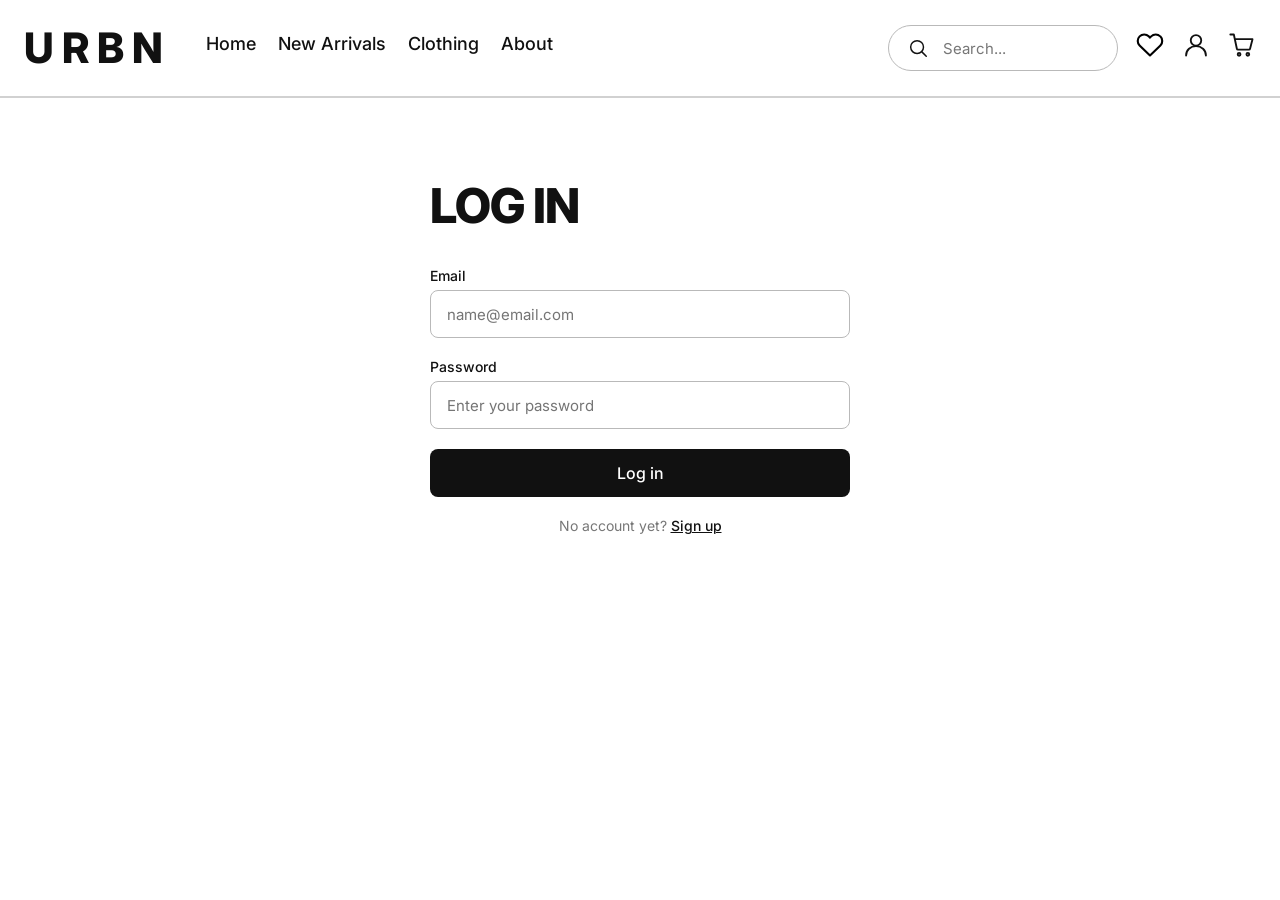
<file: pages/account.html>
<!DOCTYPE html>
<html lang="en">

<head>
  <meta charset="UTF-8">
  <meta name="viewport" content="width=device-width, initial-scale=1.0">
  <title>URBN | Account</title>

  <!-- Font: Inter -->
  <link rel="preconnect" href="https://fonts.googleapis.com">
  <link rel="preconnect" href="https://fonts.gstatic.com" crossorigin>
  <link href="https://fonts.googleapis.com/css2?family=Inter:wght@400;500;800&display=swap" rel="stylesheet">

  <link rel="stylesheet" href="../css/style.css">
</head>

<body class="account-page">

  <!-- ================= HEADER ================= -->
  <header class="header">

    <a href="../HCIPROJECT.html#home" class="logo">URBN</a>

    <nav class="nav" aria-label="Main">
      <a href="../HCIPROJECT.html#home" class="nav-link">Home</a>
      <a href="../HCIPROJECT.html#newarrivals" class="nav-link">New Arrivals</a>
      <a href="../HCIPROJECT.html#clothing" class="nav-link">Clothing</a>
      <a href="../HCIPROJECT.html#about" class="nav-link">About</a>
    </nav>

    <div class="header-actions">
      <form class="search" role="search" action="../HCIPROJECT.html" method="get">
        <img src="../assets/icons/search.svg" alt="" class="icon search-icon">
        <input type="search" name="q" class="search-input" placeholder="Search..." aria-label="Search products">
        <ul class="suggestions" hidden></ul>
      </form>
      <a href="wishlist.html" class="icon-btn" aria-label="Wishlist">
        <img src="../assets/icons/heart.svg" alt="" class="icon">
      </a>
      <a href="account.html" class="icon-btn" aria-label="Account" aria-current="page">
        <img src="../assets/icons/user.svg" alt="" class="icon">
      </a>
      <a href="cart.html" class="icon-btn" aria-label="Cart">
        <img src="../assets/icons/cart.svg" alt="" class="icon">
      </a>
    </div>

  </header>


  <!-- ================= ACCOUNT ================= -->
  <main class="account">

    <!-- Log in form -->
    <form class="account-form" id="login-form">
      <h1 class="account-title">LOG IN</h1>

      <label for="login-email">Email</label>
      <input type="email" id="login-email" placeholder="name@email.com" required>

      <label for="login-password">Password</label>
      <input type="password" id="login-password" placeholder="Enter your password" required>

      <button type="submit" class="account-btn">Log in</button>

      <p class="account-switch">
        No account yet? <a href="#" id="show-signup">Sign up</a>
      </p>
    </form>

    <!-- Sign up form (hidden until "Sign up" is clicked) -->
    <form class="account-form" id="signup-form" hidden>
      <h1 class="account-title">SIGN UP</h1>

      <div class="name-row">
        <div>
          <label for="signup-first">First name</label>
          <input type="text" id="signup-first" placeholder="Joshua" required>
        </div>
        <div>
          <label for="signup-last">Last name</label>
          <input type="text" id="signup-last" placeholder="Garcia" required>
        </div>
      </div>

      <label for="signup-email">Email</label>
      <input type="email" id="signup-email" placeholder="name@email.com" required>

      <label for="signup-phone">Contact number</label>
      <input type="tel" id="signup-phone" placeholder="09123456789" pattern="09[0-9]{9}"
        title="Enter an 11-digit number starting with 09" required>

      <label for="signup-password">Password</label>
      <input type="password" id="signup-password" placeholder="Create a password" minlength="6" required>

      <button type="submit" class="account-btn">Create account</button>

      <p class="account-switch">
        Already have an account? <a href="#" id="show-login">Log in</a>
      </p>
    </form>

    <!-- Shown instead of the forms when someone is logged in -->
    <section class="account-dashboard" id="welcome" hidden>
      <div class="account-dashboard-heading">
        <div>
          <p class="account-eyebrow">YOUR URBN ACCOUNT</p>
          <h1 class="account-title" id="welcome-title">WELCOME</h1>
          <p class="account-subtitle" id="welcome-name"></p>
        </div>
        <a class="account-text-link" href="../HCIPROJECT.html#newarrivals">Continue shopping</a>
      </div>

      <div class="account-dashboard-grid">
        <section class="account-card profile-card" aria-labelledby="profile-title">
          <div class="account-card-heading">
            <div>
              <p class="account-eyebrow">ACCOUNT DETAILS</p>
              <h2 id="profile-title">Your profile</h2>
            </div>
            <button type="button" class="account-outline-btn" id="edit-profile">Edit</button>
          </div>

          <div id="profile-details">
            <p class="profile-name" id="profile-name"></p>
            <p class="profile-detail" id="profile-email"></p>
            <p class="profile-detail" id="profile-phone"></p>
          </div>

          <form id="profile-form" hidden>
            <div class="name-row">
              <div>
                <label for="profile-first">First name</label>
                <input type="text" id="profile-first" required>
              </div>
              <div>
                <label for="profile-last">Last name</label>
                <input type="text" id="profile-last" required>
              </div>
            </div>
            <label for="profile-phone-input">Contact number</label>
            <input type="tel" id="profile-phone-input" pattern="09[0-9]{9}"
              title="Enter an 11-digit number starting with 09" required>
            <div class="profile-form-actions">
              <button type="submit" class="account-btn">Save changes</button>
              <button type="button" class="account-outline-btn" id="cancel-profile">Cancel</button>
            </div>
          </form>

          <p class="account-message" id="profile-message" role="status" aria-live="polite"></p>
          <a class="account-secondary-link" href="cart.html">View your cart</a>
        </section>

        <section class="account-card orders-card" aria-labelledby="orders-title">
          <div class="account-card-heading">
            <div>
              <p class="account-eyebrow">THE LATEST FROM URBN</p>
              <h2 id="orders-title">Your orders</h2>
            </div>
            <span class="order-count" id="order-count">0 orders</span>
          </div>
          <div id="order-list" class="order-list"></div>
        </section>
      </div>

      <div class="account-logout-row">
        <span>Shopping with URBN is better with you.</span>
        <button type="button" class="account-text-link" id="logout">Log out</button>
      </div>
    </section>

  </main>

  <script src="../js/store.js"></script>
  <script src="../js/cart.js"></script>
  <script src="../js/search.js"></script>
  <script src="../js/account.js"></script>
</body>

</html>
</file>
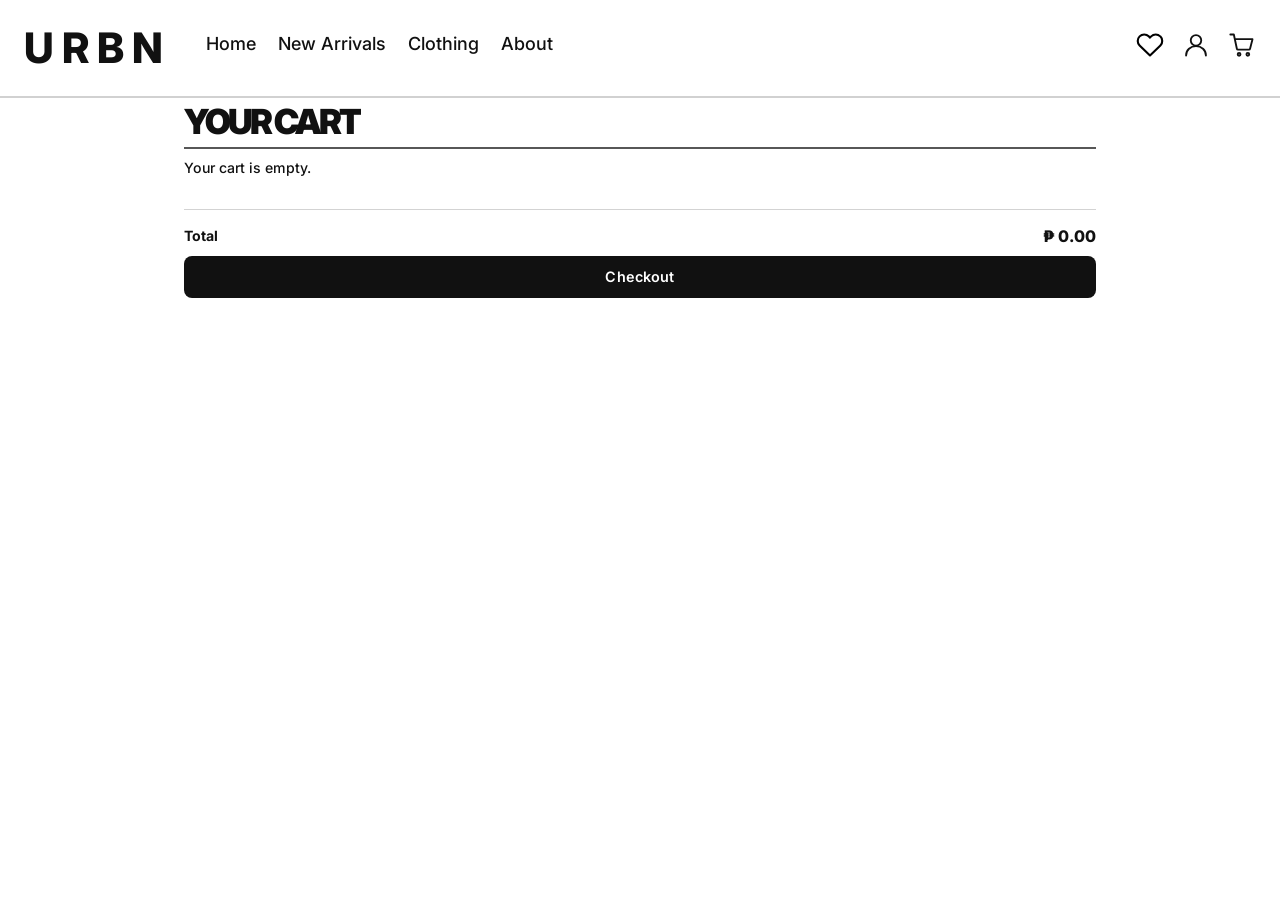
<file: pages/cart.html>
<!DOCTYPE html>
<html lang="en">

<head>
    <meta charset="UTF-8">
    <meta name="viewport" content="width=device-width, initial-scale=1.0">
    <title>URBN | Cart</title>

    <!-- Font: Inter -->
    <link rel="preconnect" href="https://fonts.googleapis.com">
    <link rel="preconnect" href="https://fonts.gstatic.com" crossorigin>
    <link href="https://fonts.googleapis.com/css2?family=Inter:wght@400;500;800&display=swap" rel="stylesheet">

    <link rel="stylesheet" href="../css/style.css">
</head>

<!-- account-page is reused here so the nav links get the hover underline -->

<body class="account-page">

    <!-- ================= HEADER ================= -->
    <header class="header">

        <a href="../HCIPROJECT.html#home" class="logo">URBN</a>

        <nav class="nav" aria-label="Main">
            <a href="../HCIPROJECT.html#home" class="nav-link">Home</a>
            <a href="../HCIPROJECT.html#newarrivals" class="nav-link">New Arrivals</a>
            <a href="../HCIPROJECT.html#clothing" class="nav-link">Clothing</a>
            <a href="../HCIPROJECT.html#about" class="nav-link">About</a>
        </nav>

        <div class="header-actions">
            <a href="wishlist.html" class="icon-btn" aria-label="Wishlist">
                <img src="../assets/icons/heart.svg" alt="" class="icon">
            </a>
            <a href="account.html" class="icon-btn" aria-label="Account">
                <img src="../assets/icons/user.svg" alt="" class="icon">
            </a>
            <a href="cart.html" class="icon-btn" aria-label="Cart" aria-current="page">
                <img src="../assets/icons/cart.svg" alt="" class="icon">
            </a>
        </div>

    </header>


    <!-- ================= CART ================= -->
    <main class="cart">
        <h1 class="cart-title">YOUR CART</h1>

        <div class="cart-list-wrap">
            <div id="cart-items"></div>
        </div>

        <div class="cart-footer">
            <span class="cart-total-label">Total</span>
            <strong id="cart-total">₱ 0.00</strong>
        </div>

        <button type="button" class="account-btn" id="checkout">Checkout</button>
        <p class="cart-message" id="cart-message"></p>
    </main>

    <script src="../js/store.js"></script>
    <script src="../js/cart.js"></script>
</body>

</html>
</file>
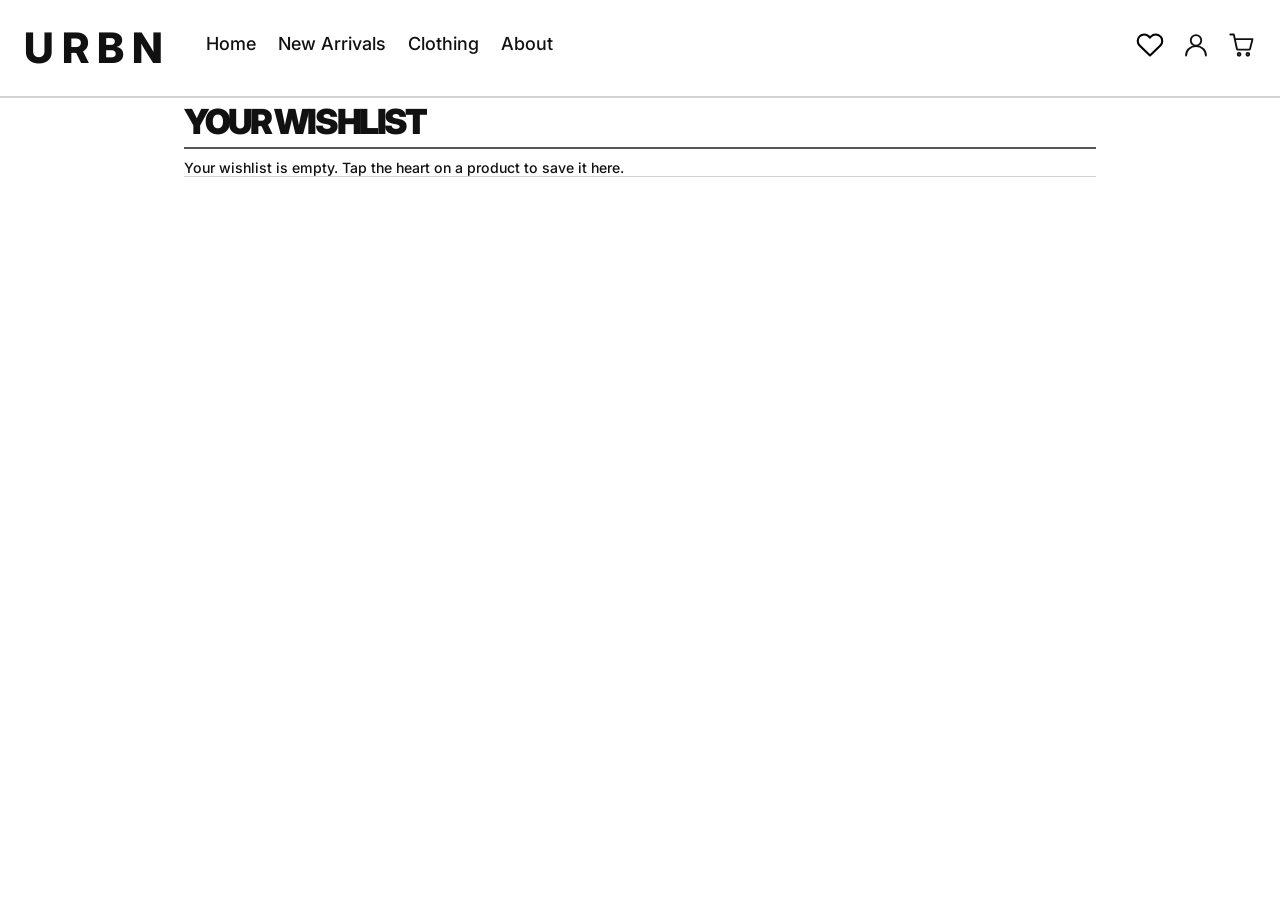
<file: pages/wishlist.html>
<!DOCTYPE html>
<html lang="en">

<head>
  <meta charset="UTF-8">
  <meta name="viewport" content="width=device-width, initial-scale=1.0">
  <title>URBN | Wishlist</title>

  <link rel="preconnect" href="https://fonts.googleapis.com">
  <link rel="preconnect" href="https://fonts.gstatic.com" crossorigin>
  <link href="https://fonts.googleapis.com/css2?family=Inter:wght@400;500;800&display=swap" rel="stylesheet">

  <link rel="stylesheet" href="../css/style.css">
</head>

<body class="account-page">
  <header class="header">
    <a href="../HCIPROJECT.html#home" class="logo">URBN</a>

    <nav class="nav" aria-label="Main">
      <a href="../HCIPROJECT.html#home" class="nav-link">Home</a>
      <a href="../HCIPROJECT.html#newarrivals" class="nav-link">New Arrivals</a>
      <a href="../HCIPROJECT.html#clothing" class="nav-link">Clothing</a>
      <a href="../HCIPROJECT.html#about" class="nav-link">About</a>
    </nav>

    <div class="header-actions">
      <a href="wishlist.html" class="icon-btn" aria-label="Wishlist" aria-current="page">
        <img src="../assets/icons/heart.svg" alt="" class="icon">
      </a>
      <a href="account.html" class="icon-btn" aria-label="Account">
        <img src="../assets/icons/user.svg" alt="" class="icon">
      </a>
      <a href="cart.html" class="icon-btn" aria-label="Cart">
        <img src="../assets/icons/cart.svg" alt="" class="icon">
      </a>
    </div>
  </header>

  <main class="cart">
    <h1 class="cart-title">YOUR WISHLIST</h1>
    <div class="cart-list-wrap">
      <div id="wishlist-items"></div>
    </div>
  </main>

  <script src="../js/store.js"></script>
  <script src="../js/cart.js"></script>
  <script src="../js/wishlist.js"></script>
</body>

</html>
</file>
<file: css/style.css>
/* URBN - style.css */

/* ---------- Colors, font, spacing ---------- */
:root {
  --color-text: #111111;
  --color-bg: #ffffff;
  --color-border: #b9b9b9;
  --color-muted: #777777;

  --font-main: "Inter", Arial, sans-serif;

  --page-padding: 56px;
}


/* ---------- Basics ---------- */
* {
  margin: 0;
  padding: 0;
  box-sizing: border-box;
}

html {
  scroll-behavior: smooth;
}

body {
  font-family: var(--font-main);
  color: var(--color-text);
  background: var(--color-bg);
}

a {
  color: inherit;
  text-decoration: none;
}

a:focus-visible {
  outline: 2px solid var(--color-text);
  outline-offset: 4px;
}


/* ---------- Header ---------- */
.header {
  position: sticky;
  top: 0;
  z-index: 100;
  display: flex;
  align-items: center;
  height: 96px;
  padding: 0 var(--page-padding);
  background: var(--color-bg);
  box-shadow: 0 2px 0 #d1d1d1;
}

.logo {
  padding-left: 0;
  font-size: 48px;
  font-weight: 800;
  letter-spacing: 0.18em;
  line-height: 1;
}


/* ---------- Navigation ---------- */
.nav {
  position: relative;
  display: flex;
  gap: clamp(20px, 3vw, 44px);
  margin-left: clamp(24px, 5vw, 72px);
  padding-bottom: 4px;
}

/* The moving underline (backend.js sets its position and width) */
.nav::after {
  content: "";
  position: absolute;
  bottom: 0;
  left: var(--active-nav-left, 0px);
  width: var(--active-nav-width, 0px);
  height: 2px;
  background: var(--color-text);
  transition: left 0.3s ease, width 0.3s ease;
}

.nav-link {
  padding-bottom: 4px;
  font-size: 18px;
  font-weight: 500;
  white-space: nowrap;
}

.category-page .nav-link {
  border-bottom: 2px solid transparent;
  transition: border-color 0.2s;
}

.category-page .nav-link:hover,
.category-page .nav-link.active {
  border-bottom-color: var(--color-text);
}

/* Account page: no moving underline, so underline on hover */
.account-page .nav-link {
  border-bottom: 2px solid transparent;
  transition: border-color 0.2s;
}

.account-page .nav-link:hover {
  border-bottom-color: var(--color-text);
}


/* ---------- Search, account, cart ---------- */
.header-actions {
  display: flex;
  align-items: center;
  gap: clamp(16px, 2vw, 28px);
  margin-left: auto;
  padding-right: 0;
}

.search {
  position: relative;
  display: flex;
  align-items: center;
  gap: 14px;
  width: clamp(180px, 24vw, 320px);
  height: 46px;
  padding: 0 18px;
  border: 1px solid var(--color-border);
  border-radius: 999px;
}

.search:focus-within {
  border-color: var(--color-text);
}

.search-input {
  flex: 1;
  min-width: 0;
  border: none;
  outline: none;
  background: transparent;
  font-family: inherit;
  font-size: 15px;
  color: var(--color-text);
}

.search-input::placeholder {
  color: var(--color-muted);
}

.icon {
  display: block;
  width: 28px;
  height: 28px;
}

.search-icon {
  width: 22px;
  height: 22px;
  flex-shrink: 0;
}

.search-submit {
  display: flex;
  align-items: center;
  justify-content: center;
  padding: 0;
  border: 0;
  background: transparent;
  cursor: pointer;
}

.search-submit:focus-visible {
  outline: 2px solid var(--color-text);
  outline-offset: 3px;
}

.search-status {
  margin: 0 0 20px;
  color: var(--color-muted);
}

/* Account and cart icons (underline shows on hover) */
.icon-btn {
  display: flex;
  align-items: center;
  padding-bottom: 4px;
  border-bottom: 2px solid transparent;
  transition: border-color 0.2s;
}

.icon-btn:hover {
  border-bottom-color: var(--color-text);
}


/* ---------- Search suggestions ---------- */
.suggestions {
  position: absolute;
  top: calc(100% + 6px);
  left: 0;
  right: 0;
  z-index: 10;
  list-style: none;
  background: #fff;
  border: 1px solid #ccc;
  border-radius: 16px;
  max-height: 360px;
  overflow-y: auto;
}

.suggestions li+li {
  border-top: 1px solid #eee;
}

.suggestion-item {
  display: flex;
  align-items: center;
  gap: 12px;
  width: 100%;
  padding: 8px 12px;
  border: 0;
  background: #fff;
  color: inherit;
  font: inherit;
  text-align: left;
  cursor: pointer;
}

.suggestion-item:hover,
.suggestion-item:focus-visible {
  background: #f2f2f2;
}

.suggestion-item img {
  width: 44px;
  height: 44px;
  border-radius: 6px;
  object-fit: cover;
}

.suggestion-details {
  display: flex;
  flex-direction: column;
  gap: 3px;
}

.suggestion-name {
  font-size: 14px;
}

.suggestion-price {
  color: var(--color-muted);
  font-size: 13px;
}


/* ---------- Boxes (banner and cards) ---------- */
.main {
  padding: 40px var(--page-padding);
}

.box {
  position: relative;
  background: #d4d5d5;
  overflow: hidden;
}

.box img {
  position: absolute;
  inset: 0;
  width: 100%;
  height: 100%;
  object-fit: cover;
}

.box-text {
  position: relative;
  z-index: 1;
  padding: 70px 0 0 130px;
  color: #fff;
  text-shadow: 0 2px 10px rgba(0, 0, 0, 0.5);
}

.box-label {
  font-size: 16px;
  font-weight: 700;
  letter-spacing: 0.1em;
}

.box-title {
  font-size: 72px;
  font-weight: 800;
  letter-spacing: 0.15em;
  line-height: 1;
}

.box-sub {
  font-size: 18px;
  color: #e6e6e6;
}

.cards {
  display: grid;
  grid-template-columns: repeat(3, 1fr);
  gap: 14px;
  margin-top: 24px;
}

.card {
  height: 430px;
}


/* ---------- Hero banner slider ---------- */
.hero {
  height: 420px;
  /* banner height */
}

.slide {
  position: absolute;
  inset: 0;
  display: flex;
  flex-direction: column;
  justify-content: center;
  padding-left: 160px;
  /* text distance from the left */
  opacity: 0;
  transition: opacity 0.6s;
  /* fade speed */
}

.slide.active {
  opacity: 1;
}

/* Dark shade behind the text */
.slide::after {
  content: "";
  position: absolute;
  inset: 0;
  background: linear-gradient(90deg, rgba(0, 0, 0, 0.65) 0%, rgba(0, 0, 0, 0) 60%);
}

.dots {
  position: absolute;
  bottom: 20px;
  left: 50%;
  transform: translateX(-50%);
  z-index: 2;
  display: flex;
  gap: 10px;
}

.dot {
  width: 12px;
  height: 12px;
  border-radius: 50%;
  border: 2px solid #fff;
  background: transparent;
  cursor: pointer;
}

.dot.active {
  background: #fff;
  /* filled dot = current slide */
}


/* ---------- Section titles ---------- */
.section-title {
  display: table;
  margin-bottom: 24px;
  font-size: 48px;
  font-weight: 800;
  letter-spacing: -0.02em;
  text-shadow: 2px 3px 5px rgba(0, 0, 0, 0.25);
  opacity: 0;
  transform: translateY(14px);
  transition: opacity 0.7s ease, transform 0.7s ease;
}

.section-title.is-visible {
  opacity: 1;
  transform: none;
}

/* Line under the title */
.section-title::after {
  content: "";
  display: block;
  height: 3px;
  margin-top: 10px;
  background: linear-gradient(90deg, #111111, transparent);
  transform-origin: left;
  animation: line-in 1s ease-out;
}

@keyframes line-in {
  from {
    transform: scaleX(0);
  }

  to {
    transform: scaleX(1);
  }
}


/* ---------- New Arrivals ---------- */
.new-arrivals {
  margin-top: 56px;
  scroll-margin-top: 112px;
}

.category-page-content {
  margin: 40px var(--page-padding) 0;
}

.category-page .section-title {
  width: fit-content;
  margin: 0 auto 44px;
  text-align: center;
  opacity: 1;
  transform: none;
}

.category-page .section-title::after {
  background: linear-gradient(90deg, transparent, #111111, transparent);
  transform: none;
  animation: none;
}

.category-scroll-label {
  position: fixed;
  top: 96px;
  left: 0;
  z-index: 90;
  width: 100%;
  padding: 10px 20px;
  color: #fff;
  background: var(--color-text);
  font-size: 15px;
  font-weight: 800;
  letter-spacing: 0.1em;
  text-align: center;
}

.category-scroll-label[hidden] {
  display: none;
}

.empty-products {
  padding: 24px 0 60px;
  color: var(--color-muted);
}

.products {
  display: grid;
  grid-template-columns: repeat(5, minmax(0, 1fr));
  gap: 24px 44px;
  padding-bottom: 60px;
}

.product {
  display: flex;
  flex-direction: column;
  aspect-ratio: 2 / 3;
  background: #d4d5d5;
  cursor: pointer;
}

.product:focus-visible {
  outline: 2px solid var(--color-text);
  outline-offset: 3px;
}

.product[hidden] {
  display: none;
}

.product-image {
  flex: 1;
  min-height: 0;
  padding: 8px;
  background: #dedfdf;
}

.product-image img {
  width: 100%;
  height: 100%;
  object-fit: contain;
}

.product-info {
  display: flex;
  justify-content: space-between;
  align-items: flex-end;
  padding: 0 8px 8px;
  font-size: 15px;
}

.product-price {
  margin-top: 2px;
}

.product-colors {
  display: flex;
  gap: 6px;
  margin-top: 8px;
}

.product-colors span {
  width: 12px;
  height: 12px;
  border-radius: 50%;
}

.product-colors span:nth-child(1) {
  background: #bdbdbd;
}

.product-colors span:nth-child(2) {
  background: #8c8c8c;
}

.product-colors span:nth-child(3) {
  background: #4a4a4a;
}

.add-cart {
  display: flex;
  padding: 4px;
  background: transparent;
  border: 1px solid #999;
  border-radius: 6px;
  cursor: pointer;
}

.add-cart img {
  width: 25px;
  height: 25px;
}

.add-cart:hover {
  background: var(--color-text);
}

.add-cart:hover img {
  filter: invert(1);
}


/* ---------- Clothing ---------- */
.clothing {
  margin: 56px var(--page-padding) 0;
  scroll-margin-top: 112px;
}

/* Dark shade at the bottom of each category box */
.clothing-category::after {
  content: "";
  position: absolute;
  inset: 0;
  background: linear-gradient(transparent, rgba(0, 0, 0, 0.55));
}

.clothing-category .box-text {
  position: absolute;
  inset: auto 0 0;
  padding: 24px;
}

.clothing-category .box-title {
  font-size: 32px;
  letter-spacing: 0.08em;
}


/* ---------- Our Story ---------- */
.our-story {
  margin: 260px var(--page-padding) 0;
  scroll-margin-top: 112px;
}

.our-story .section-title {
  margin: 0 auto 24px;
  text-align: center;
}

.story-panel {
  display: grid;
  grid-template-columns: minmax(0, 1fr) minmax(0, 1fr);
  align-items: end;
  gap: 40px;
  min-height: clamp(520px, 72vh, 820px);
  padding: clamp(28px, 6vw, 80px);
  background: linear-gradient(135deg, #f2f2f0, #d9d9d7);
}

.story-lead {
  max-width: 600px;
  font-size: clamp(36px, 5vw, 68px);
  font-weight: 800;
  line-height: 1.05;
  letter-spacing: -0.04em;
}

.story-copy {
  max-width: 560px;
  font-size: 16px;
  line-height: 1.7;
}

.story-copy p+p {
  margin-top: 60px;
}


/* ---------- Account page ---------- */
.account {
  display: flex;
  justify-content: center;
  padding: 80px var(--page-padding);
}

.account-form {
  width: 100%;
  max-width: 420px;
  /* form width */
}

.account-title {
  margin-bottom: 32px;
  font-size: 48px;
  font-weight: 800;
  letter-spacing: -0.02em;
}

.account-form label {
  display: block;
  margin-bottom: 6px;
  font-size: 14px;
  font-weight: 500;
}

.account-form input {
  width: 100%;
  height: 48px;
  margin-bottom: 20px;
  padding: 0 16px;
  font-family: inherit;
  font-size: 15px;
  border: 1px solid var(--color-border);
  border-radius: 8px;
  outline: none;
}

.account-form input:focus {
  border-color: var(--color-text);
}

/* First and last name side by side */
.name-row {
  display: grid;
  grid-template-columns: 1fr 1fr;
  gap: 16px;
}

.account-btn {
  width: 100%;
  height: 48px;
  font-family: inherit;
  font-size: 16px;
  font-weight: 500;
  color: #fff;
  background: var(--color-text);
  border: none;
  border-radius: 8px;
  cursor: pointer;
}

.account-btn:hover {
  background: #333;
}

.account-switch {
  margin-top: 20px;
  font-size: 14px;
  text-align: center;
  color: var(--color-muted);
}

.account-switch a {
  color: var(--color-text);
  font-weight: 500;
  text-decoration: underline;
}

.account-dashboard {
  width: min(100%, 1080px);
}

.account-dashboard[hidden],
.account-card [hidden] {
  display: none;
}

.account-dashboard-heading,
.account-card-heading,
.account-logout-row,
.profile-form-actions {
  display: flex;
  align-items: center;
  justify-content: space-between;
  gap: 20px;
}

.account-dashboard-heading {
  margin-bottom: 32px;
}

.account-dashboard .account-title {
  margin: 8px 0 6px;
  font-size: clamp(36px, 5vw, 52px);
}

.account-eyebrow {
  color: var(--color-muted);
  font-size: 11px;
  font-weight: 600;
  letter-spacing: 0.12em;
}

.account-subtitle {
  color: var(--color-muted);
  font-size: 14px;
}

.account-text-link,
.account-secondary-link {
  color: var(--color-text);
  font-family: inherit;
  font-size: 14px;
  font-weight: 600;
  text-decoration: underline;
  text-underline-offset: 4px;
}

.account-text-link {
  padding: 8px 0;
  border: 0;
  background: transparent;
  cursor: pointer;
}

.account-dashboard-grid {
  display: grid;
  grid-template-columns: minmax(240px, 0.8fr) minmax(0, 1.6fr);
  align-items: start;
  gap: 20px;
}

.account-card {
  min-width: 0;
  padding: 28px;
  border: 1px solid #e4e4e4;
  border-radius: 12px;
}

.account-card-heading {
  margin-bottom: 24px;
}

.account-card h2 {
  margin-top: 6px;
  font-size: 22px;
  letter-spacing: -0.04em;
}

.account-outline-btn {
  flex: 0 0 auto;
  min-height: 38px;
  padding: 0 16px;
  border: 1px solid #d5d5d5;
  border-radius: 999px;
  background: #fff;
  color: var(--color-text);
  font: inherit;
  font-size: 13px;
  cursor: pointer;
}

.account-outline-btn:hover {
  border-color: var(--color-text);
}

.account-outline-btn:disabled {
  cursor: not-allowed;
  opacity: 0.5;
}

.profile-name {
  margin-bottom: 8px;
  font-size: 17px;
  font-weight: 600;
}

.profile-detail {
  margin-top: 6px;
  color: var(--color-muted);
  font-size: 14px;
  overflow-wrap: anywhere;
}

.account-card form {
  margin-top: 4px;
}

.account-card label {
  display: block;
  margin-bottom: 6px;
  font-size: 13px;
  font-weight: 500;
}

.account-card input {
  width: 100%;
  height: 44px;
  margin-bottom: 16px;
  padding: 0 12px;
  border: 1px solid var(--color-border);
  border-radius: 7px;
  font: inherit;
}

.account-card input:focus {
  border-color: var(--color-text);
  outline: 1px solid var(--color-text);
}

.profile-form-actions {
  align-items: stretch;
}

.profile-form-actions .account-btn {
  flex: 1;
  height: 42px;
  font-size: 14px;
}

.account-message {
  min-height: 18px;
  margin-top: 12px;
  color: #42684b;
  font-size: 12px;
}

.account-secondary-link {
  display: inline-block;
  margin-top: 8px;
}

.order-count {
  flex: 0 0 auto;
  color: var(--color-muted);
  font-size: 13px;
}

.order-list {
  border-top: 1px solid #e8e8e8;
}

.order-empty {
  padding: 24px 0 6px;
  color: var(--color-muted);
  font-size: 14px;
}

.order-row {
  display: flex;
  align-items: flex-start;
  justify-content: space-between;
  gap: 20px;
  padding: 18px 0;
  border-bottom: 1px solid #e8e8e8;
}

.order-info {
  min-width: 0;
}

.order-info h3 {
  margin-bottom: 5px;
  font-size: 14px;
}

.order-info p {
  margin-top: 4px;
  color: var(--color-muted);
  font-size: 12px;
  line-height: 1.5;
}

.order-total {
  flex: 0 0 auto;
  font-size: 14px;
}

.account-logout-row {
  justify-content: flex-end;
  margin-top: 24px;
  color: var(--color-muted);
  font-size: 13px;
}


/* ---------- Cart page ---------- */
.cart {
  width: 100%;
  max-width: 960px;
  margin: 0 auto;
  padding: 10px 24px 30px;
}

.cart-title {
  margin-bottom: 8px;
  font-size: clamp(2.1rem, 2.7vw, 3.2rem);
  font-weight: 900;
  letter-spacing: -0.07em;
  line-height: 0.95;
}

.cart-list-wrap {
  border-top: 2px solid rgba(17, 17, 17, 0.7);
  border-bottom: 1px solid rgba(17, 17, 17, 0.18);
  max-width: 100%;
}

.cart-message,
.cart-empty,
.cart-name,
.cart-price,
.cart-total-label {
  font-size: 0.88rem;
}

.cart-footer {
  display: flex;
  align-items: center;
  justify-content: space-between;
  gap: 10px;
  padding: 10px 0 0;
  margin-top: 6px;
  font-weight: 600;
}

.cart-total-label {
  font-weight: 700;
}

#cart-total {
  font-size: 1rem;
  font-weight: 800;
}

#cart-items {
  flex: 1;
  min-height: 60px;
  padding-top: 0;
  display: flex;
  flex-direction: column;
}

.cart-empty {
  padding: 10px 0 0;
  font-weight: 500;
}

.cart-item {
  display: grid;
  grid-template-columns: 56px minmax(0, 1fr) auto auto;
  gap: 12px;
  align-items: center;
  padding: 10px 0;
  border-bottom: 1px solid rgba(17, 17, 17, 0.12);
}

.cart-image {
  width: 56px;
  height: 56px;
  border-radius: 8px;
  overflow: hidden;
  background: #f1f1f1;
  box-shadow: none;
}

.cart-image img {
  display: block;
  width: 100%;
  height: 100%;
  object-fit: cover;
}

.cart-info {
  display: flex;
  flex-direction: column;
  gap: 3px;
}

.cart-name {
  font-size: 0.92rem;
  font-weight: 700;
}

.cart-price {
  color: rgba(17, 17, 17, 0.72);
}

.cart-qty {
  display: inline-flex;
  align-items: center;
  gap: 8px;
  padding: 4px 7px;
  border: 1px solid rgba(17, 17, 17, 0.18);
  border-radius: 999px;
  background: #f7f7f7;
}

.cart-qty button,
.cart-remove {
  appearance: none;
  border: none;
  background: transparent;
  font: inherit;
  cursor: pointer;
}

.cart-qty button {
  width: 18px;
  height: 18px;
  border-radius: 50%;
  font-size: 1rem;
  line-height: 1;
  color: #111;
}

.cart-qty button:hover,
.cart-remove:hover {
  opacity: 0.7;
}

.cart-qty span {
  min-width: 14px;
  text-align: center;
  font-weight: 600;
}

.cart-remove {
  padding: 0.38rem 0.65rem;
  color: #111;
  border: 1px solid rgba(17, 17, 17, 0.12);
  border-radius: 999px;
  background: transparent;
  transition: all 0.2s ease;
}

#checkout {
  display: block;
  width: 100%;
  height: 42px;
  margin-top: 10px;
  border: none;
  border-radius: 8px;
  font-size: 0.9rem;
  font-weight: 600;
  letter-spacing: 0.01em;
  color: #fff;
  background: #111;
  cursor: pointer;
  transition: transform 0.2s ease, background 0.2s ease;
}

#checkout:hover {
  background: #2a2a2a;
  transform: translateY(-1px);
}

.cart-message {
  min-height: 18px;
  margin-top: 8px;
  font-weight: 500;
  color: #1d1d1d;
}

.cart-count {
  position: absolute;
  top: -8px;
  right: -10px;
  display: none;
  align-items: center;
  justify-content: center;
  min-width: 18px;
  height: 18px;
  padding: 0 4px;
  border-radius: 999px;
  background: #111;
  color: #fff;
  font-size: 10px;
  font-weight: 700;
}

.icon-btn {
  position: relative;
}

@media (min-width: 901px) and (max-width: 1350px) {
  .header {
    padding-right: 24px;
    padding-left: 24px;
  }

  .logo {
    font-size: clamp(34px, 3.4vw, 42px);
  }

  .nav {
    gap: clamp(12px, 1.8vw, 22px);
    margin-left: clamp(16px, 3vw, 36px);
  }

  .header-actions {
    gap: clamp(12px, 1.5vw, 18px);
  }

  .search {
    width: clamp(155px, 20vw, 230px);
  }
}

/* ---------- Product details pop-up ---------- */
.modal[hidden] {
  display: none;
}

.modal {
  position: fixed;
  inset: 0;
  z-index: 200;
  display: grid;
  place-items: center;
  padding: 24px;
}

.modal-backdrop {
  position: absolute;
  inset: 0;
  background: rgba(17, 17, 17, 0.58);
}

.modal-box {
  position: relative;
  display: grid;
  grid-template-columns: minmax(0, 1.2fr) minmax(280px, 0.8fr);
  gap: clamp(24px, 5vw, 64px);
  width: min(100%, 980px);
  max-height: min(720px, calc(100vh - 48px));
  padding: clamp(24px, 4vw, 48px);
  overflow: auto;
  background: #fff;
}

.modal-close {
  position: absolute;
  top: 14px;
  right: 16px;
  z-index: 1;
  width: 36px;
  height: 36px;
  border: 0;
  border-radius: 50%;
  background: #f2f2f2;
  font-size: 24px;
  line-height: 1;
  cursor: pointer;
}

.modal-image {
  display: grid;
  min-height: 360px;
  place-items: center;
  background: #f7f7f7;
}

.modal-image img {
  display: block;
  width: 100%;
  height: 100%;
  max-height: 560px;
  object-fit: contain;
}

.modal-image img[hidden] {
  display: none;
}

.modal-info {
  display: flex;
  flex-direction: column;
  justify-content: center;
  align-items: flex-start;
  padding: 16px 0;
}

.modal-label,
.modal-options legend,
.modal-quantity>span {
  color: var(--color-muted);
  font-size: 0.8rem;
  letter-spacing: 0.08em;
  text-transform: uppercase;
}

.modal-info h2 {
  margin-top: 12px;
  font-size: clamp(1.8rem, 3vw, 2.8rem);
  line-height: 1.08;
  letter-spacing: -0.05em;
}

.modal-price {
  margin-top: 16px;
  font-size: 1.1rem;
}

.modal-note {
  margin-top: 16px;
  color: var(--color-muted);
  font-size: 0.9rem;
  line-height: 1.5;
}

.modal-options {
  width: 100%;
  margin-top: 24px;
  border: 0;
}

.modal-options legend {
  margin-bottom: 10px;
}

.modal-sizes {
  display: flex;
  flex-wrap: wrap;
  gap: 8px;
}

.modal-size {
  min-width: 44px;
  height: 40px;
  padding: 0 12px;
  border: 1px solid #d4d4d4;
  border-radius: 999px;
  background: #fff;
  font: inherit;
  cursor: pointer;
}

.modal-size.is-selected {
  border-color: #111;
  background: #111;
  color: #fff;
}

.modal-quantity {
  display: flex;
  flex-direction: column;
  gap: 10px;
  margin-top: 20px;
}

.modal-quantity-control {
  display: inline-flex;
  align-items: center;
  justify-content: space-between;
  width: 140px;
  height: 42px;
  border: 1px solid #d4d4d4;
}

.modal-quantity-control button {
  width: 40px;
  height: 100%;
  border: 0;
  background: transparent;
  font: inherit;
  cursor: pointer;
}

.modal-quantity-control output {
  min-width: 24px;
  text-align: center;
}

#modal-add {
  margin-top: 24px;
}

/* ---------- Scroll reveal ---------- */
.reveal {
  opacity: 0;
  transform: translateY(30px);
  /* how far it slides up from */
  transition: opacity 0.7s ease, transform 0.7s ease;
  /* speed */
  transition-delay: var(--delay, 0s);
  /* set by backend.js for the stagger */
}

.reveal.is-visible {
  opacity: 1;
  transform: none;
}


/* ---------- Smaller screens ---------- */
@media (max-width: 1100px) {
  .products {
    grid-template-columns: repeat(3, minmax(0, 1fr));
  }
}

@media (max-width: 900px) {
  :root {
    --page-padding: 20px;
  }

  body:not(.account-page) .header {
    height: auto;
    min-height: 96px;
    flex-wrap: wrap;
    row-gap: 12px;
    padding-top: 14px;
    padding-bottom: 14px;
  }

  .account-page .header {
    height: auto;
    min-height: 96px;
    flex-wrap: wrap;
    row-gap: 14px;
    padding-top: 16px;
    padding-bottom: 12px;
  }

  .logo {
    padding-left: 0;
    font-size: 32px;
  }

  .account-page .header-actions {
    display: contents;
  }

  .account-page .search {
    display: flex;
    order: 2;
    flex: 1 1 180px;
    width: auto;
    max-width: 320px;
    margin-left: auto;
  }

  .account-page .icon-btn {
    order: 3;
    margin-left: 24px;
  }

  .nav {
    gap: 24px;
    margin-left: 24px;
  }

  body:not(.account-page) .nav {
    flex: 1;
    justify-content: flex-end;
    gap: clamp(12px, 3vw, 24px);
    margin-left: 12px;
  }

  .account-page .nav {
    order: 4;
    flex: 1 0 100%;
    justify-content: center;
    flex-wrap: wrap;
    gap: 12px clamp(12px, 4vw, 24px);
    margin-left: 0;
  }

  .nav-link {
    font-size: 15px;
  }

  .search {
    display: flex;
    width: min(320px, 100%);
    margin-right: auto;
  }

  .header-actions {
    gap: 24px;
    padding-right: 0;
  }

  body:not(.account-page) .header-actions {
    flex: 1 1 100%;
    justify-content: flex-end;
    min-width: 0;
  }

  body:not(.account-page) .search {
    flex: 1 1 auto;
    min-width: 0;
    width: auto;
    margin-right: 0;
  }
}

@media (max-width: 700px) {
  .products {
    grid-template-columns: repeat(2, minmax(0, 1fr));
  }

  .account-page .nav {
    order: 4;
  }

  .account-page .search {
    order: 3;
    flex: 1 0 100%;
    max-width: none;
    width: 100%;
    margin-left: 0;
  }

  .account-page .icon-btn {
    order: 2;
  }

  .account-page .icon-btn[aria-label="Account"] {
    margin-left: auto;
  }

  .account-page .icon-btn[aria-label="Cart"] {
    margin-left: 24px;
  }

  .account-page .nav-link {
    font-size: clamp(12px, 3.4vw, 15px);
  }

  .account {
    padding: 48px var(--page-padding);
  }

  .account-dashboard-heading {
    align-items: flex-start;
    flex-direction: column;
    gap: 12px;
  }

  .account-dashboard-grid {
    grid-template-columns: 1fr;
  }

  .account-card {
    padding: 22px;
  }

  .section-title {
    font-size: 32px;
  }

  .story-panel {
    grid-template-columns: 1fr;
    gap: 24px;
    min-height: 520px;
  }

  .modal {
    padding: 12px;
  }

  .modal-box {
    grid-template-columns: 1fr;
    gap: 20px;
    max-height: calc(100vh - 24px);
    padding: 20px;
  }

  .modal-image {
    min-height: 220px;
    max-height: 36vh;
  }

  .modal-info {
    padding: 0;
  }
}


/* ---------- No animation if the visitor turned it off ---------- */
@media (prefers-reduced-motion: reduce) {
  html {
    scroll-behavior: auto;
  }

  .nav::after {
    transition: none;
  }

  .section-title::after {
    animation: none;
  }

  .section-title,
  .reveal {
    opacity: 1;
    transform: none;
    transition: none;
  }
}

/* ---------- "Added to cart" message ---------- */
.toast {
  position: fixed;
  bottom: 24px;
  left: 50%;
  z-index: 300;
  display: flex;
  align-items: center;
  gap: 16px;
  padding: 14px 20px;
  font-size: 15px;
  color: #fff;
  background: var(--color-text);
  border-radius: 8px;
  opacity: 0;
  pointer-events: none;
  transform: translate(-50%, 20px);
  transition: opacity 0.3s, transform 0.3s;
}

.toast.show {
  opacity: 1;
  pointer-events: auto;
  transform: translate(-50%, 0);
}

.toast a {
  font-weight: 500;
  text-decoration: underline;
}

/* URBN - admin.css (admin page only; style.css still gives the font and colors) */

.admin-page {
  background: #f6f6f6;
}

/* Makes the "hidden" attribute work on elements that have their own display */
.admin-page [hidden] {
  display: none;
}


/* ---------- Login ---------- */
.admin-login {
  display: flex;
  align-items: center;
  justify-content: center;
  min-height: 100vh;
  padding: 24px;
}

.admin-login-box {
  width: 100%;
  max-width: 360px;
  padding: 32px;
  background: #fff;
  border: 1px solid #e4e4e4;
  border-radius: 12px;
}

.admin-login-box h1 {
  margin-bottom: 24px;
  font-size: 28px;
  font-weight: 800;
}

.admin-login-box label {
  display: block;
  font-size: 14px;
  font-weight: 500;
}

.admin-login-box input {
  width: 100%;
  height: 46px;
  margin: 6px 0 16px;
  padding: 0 14px;
  font: inherit;
  border: 1px solid var(--color-border);
  border-radius: 8px;
}

.admin-error {
  min-height: 18px;
  margin-top: 12px;
  color: #b3261e;
  font-size: 13px;
}


/* ---------- Top bar ---------- */
.admin-bar {
  position: sticky;
  top: 0;
  z-index: 10;
  display: flex;
  align-items: center;
  justify-content: space-between;
  padding: 18px var(--page-padding);
  background: #fff;
  box-shadow: 0 2px 0 #d1d1d1;
}

.admin-logo {
  font-size: 28px;
  font-weight: 800;
  letter-spacing: 0.18em;
}

.admin-logo span {
  margin-left: 8px;
  font-size: 14px;
  font-weight: 500;
  letter-spacing: 0.04em;
  color: var(--color-muted);
}

.admin-bar-links {
  display: flex;
  align-items: center;
  gap: 24px;
  font-size: 14px;
  font-weight: 500;
}

.admin-bar-links a,
.admin-bar-links button {
  text-decoration: underline;
  text-underline-offset: 4px;
}

.admin-bar-links button {
  border: 0;
  background: transparent;
  font: inherit;
  cursor: pointer;
}


/* ---------- Page layout ---------- */
.admin-main {
  display: flex;
  flex-direction: column;
  gap: 20px;
  max-width: 1200px;
  margin: 0 auto;
  padding: 28px var(--page-padding) 60px;
}

.admin-message {
  min-height: 20px;
  font-size: 14px;
  font-weight: 500;
}


/* ---------- Summary cards ---------- */
.admin-cards {
  display: grid;
  grid-template-columns: repeat(auto-fit, minmax(190px, 1fr));
  gap: 16px;
}

.admin-card {
  padding: 20px;
  background: #fff;
  border: 1px solid #e4e4e4;
  border-radius: 12px;
}

.admin-card-label {
  color: var(--color-muted);
  font-size: 13px;
}

.admin-card-value {
  margin-top: 8px;
  font-size: 28px;
  font-weight: 800;
  letter-spacing: -0.03em;
}

/* Used for the best seller card, since a product name is text, not a number */
.admin-card-text {
  font-size: 18px;
  letter-spacing: 0;
}


/* ---------- Panels and graphs ---------- */
.admin-grid {
  display: grid;
  grid-template-columns: 1.6fr 1fr;
  gap: 20px;
}

.admin-panel {
  min-width: 0;
  padding: 24px;
  background: #fff;
  border: 1px solid #e4e4e4;
  border-radius: 12px;
}

.admin-panel h2 {
  margin-bottom: 16px;
  font-size: 20px;
  letter-spacing: -0.03em;
}

/* Chart.js needs a box with a set height */
.chart-box {
  position: relative;
  height: 300px;
}

.admin-note,
.admin-empty {
  margin-bottom: 12px;
  color: var(--color-muted);
  font-size: 14px;
}

.admin-alert {
  margin-bottom: 16px;
  padding: 12px 16px;
  color: #7a4b00;
  background: #fff4dc;
  border-radius: 8px;
  font-size: 14px;
}


/* ---------- Tables ---------- */
.admin-table-wrap {
  overflow-x: auto;
}

.admin-table {
  width: 100%;
  border-collapse: collapse;
  font-size: 14px;
}

.admin-table th,
.admin-table td {
  padding: 12px 10px;
  text-align: left;
  border-bottom: 1px solid #ececec;
  white-space: nowrap;
}

.admin-table th {
  color: var(--color-muted);
  font-size: 13px;
  font-weight: 500;
}

.admin-actions {
  display: flex;
  align-items: center;
  gap: 8px;
}

.stock-input {
  width: 72px;
  height: 36px;
  padding: 0 8px;
  font: inherit;
  border: 1px solid var(--color-border);
  border-radius: 6px;
}

.admin-btn {
  height: 36px;
  padding: 0 14px;
  font: inherit;
  font-size: 13px;
  color: var(--color-text);
  background: #fff;
  border: 1px solid #d5d5d5;
  border-radius: 999px;
  cursor: pointer;
}

.admin-btn:hover {
  border-color: var(--color-text);
}

.admin-btn-danger {
  color: #b3261e;
}


/* ---------- Stock status badges ---------- */
.status {
  display: inline-block;
  padding: 4px 10px;
  font-size: 12px;
  font-weight: 500;
  border-radius: 999px;
}

.status-ok {
  color: #1f5c2e;
  background: #e3f4e7;
}

.status-low {
  color: #7a4b00;
  background: #fff4dc;
}

.status-out {
  color: #8a1c14;
  background: #fde7e5;
}


/* ---------- Smaller screens ---------- */
@media (max-width: 900px) {
  .admin-grid {
    grid-template-columns: 1fr;
  }

  .admin-logo {
    font-size: 22px;
  }
}

/* ---------- Stock badges ---------- */
.product-image {
  position: relative;
}

.stock-badge {
  position: absolute;
  top: 12px;
  left: 12px;
  padding: 4px 10px;
  border-radius: 999px;
  font-size: 12px;
  font-weight: 500;
}

.stock-badge-low {
  color: #7a4b00;
  background: #fff4dc;
}

.stock-badge-out {
  color: #fff;
  background: #111;
}

.product.is-sold-out .product-image img {
  opacity: 0.45;
}

/* ---------- Wishlist heart ---------- */
.wish-btn {
  position: absolute;
  top: 10px;
  right: 10px;
  display: flex;
  align-items: center;
  justify-content: center;
  width: 36px;
  height: 36px;
  border: 1px solid #ccc;
  border-radius: 50%;
  color: #111;
  background: #fff;
  font-size: 20px;
  line-height: 1;
  cursor: pointer;
}

.wish-btn:hover {
  border-color: #111;
}

.wish-btn:focus-visible {
  outline: 2px solid var(--color-text);
  outline-offset: 2px;
}

.wish-btn.is-saved {
  color: #c0392b;
}

/* ---------- Category sort and filters ---------- */
.filter-bar {
  display: flex;
  flex-wrap: wrap;
  align-items: center;
  justify-content: center;
  gap: 16px 24px;
  margin: 0 auto 32px;
  font-size: 14px;
}

.filter-bar label {
  display: flex;
  align-items: center;
  gap: 8px;
  font-weight: 500;
}

.filter-bar select {
  height: 38px;
  padding: 0 12px;
  border: 1px solid var(--color-border);
  border-radius: 999px;
  background: #fff;
  font: inherit;
}

.filter-reset {
  height: 38px;
  padding: 0 16px;
  border: 1px solid #d5d5d5;
  border-radius: 999px;
  background: #fff;
  font: inherit;
  font-size: 14px;
  cursor: pointer;
}

.filter-reset:hover {
  border-color: var(--color-text);
}

.filter-message {
  margin-bottom: 24px;
  color: var(--color-muted);
  text-align: center;
}
</file>
